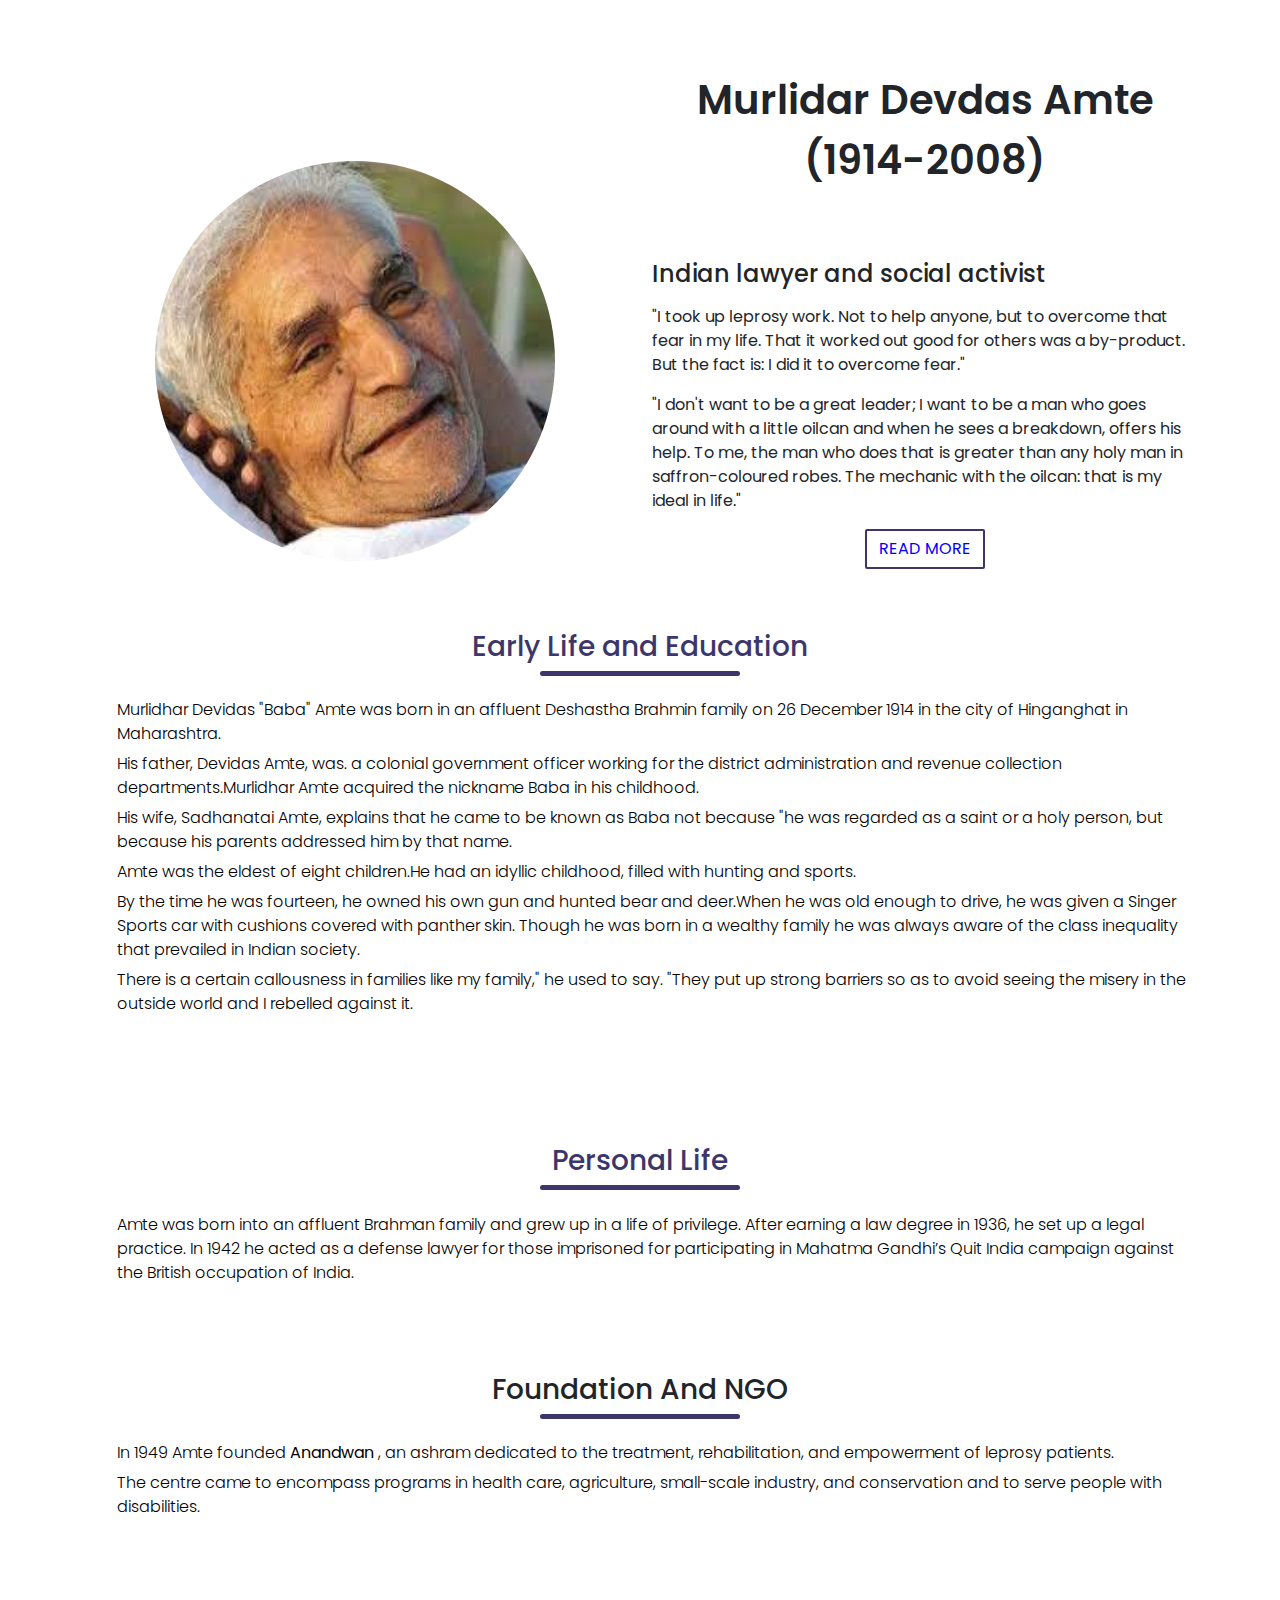
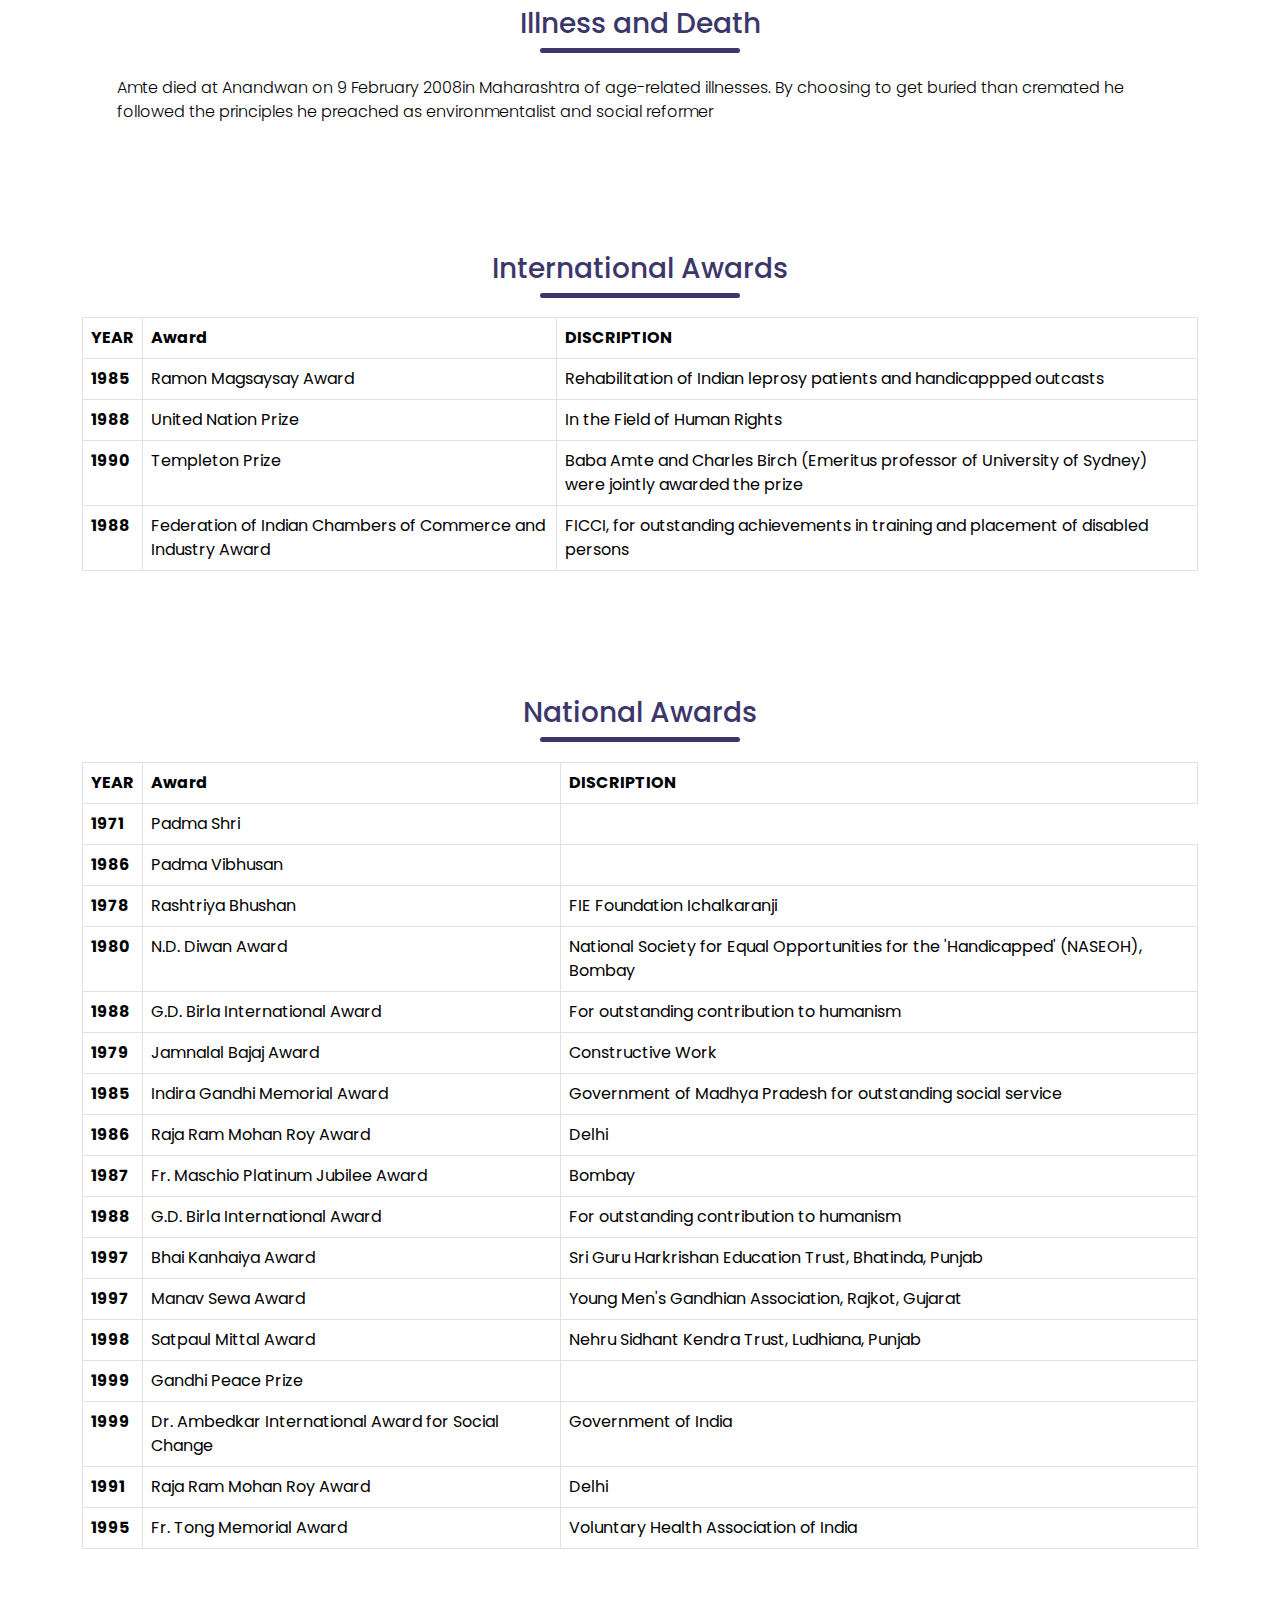
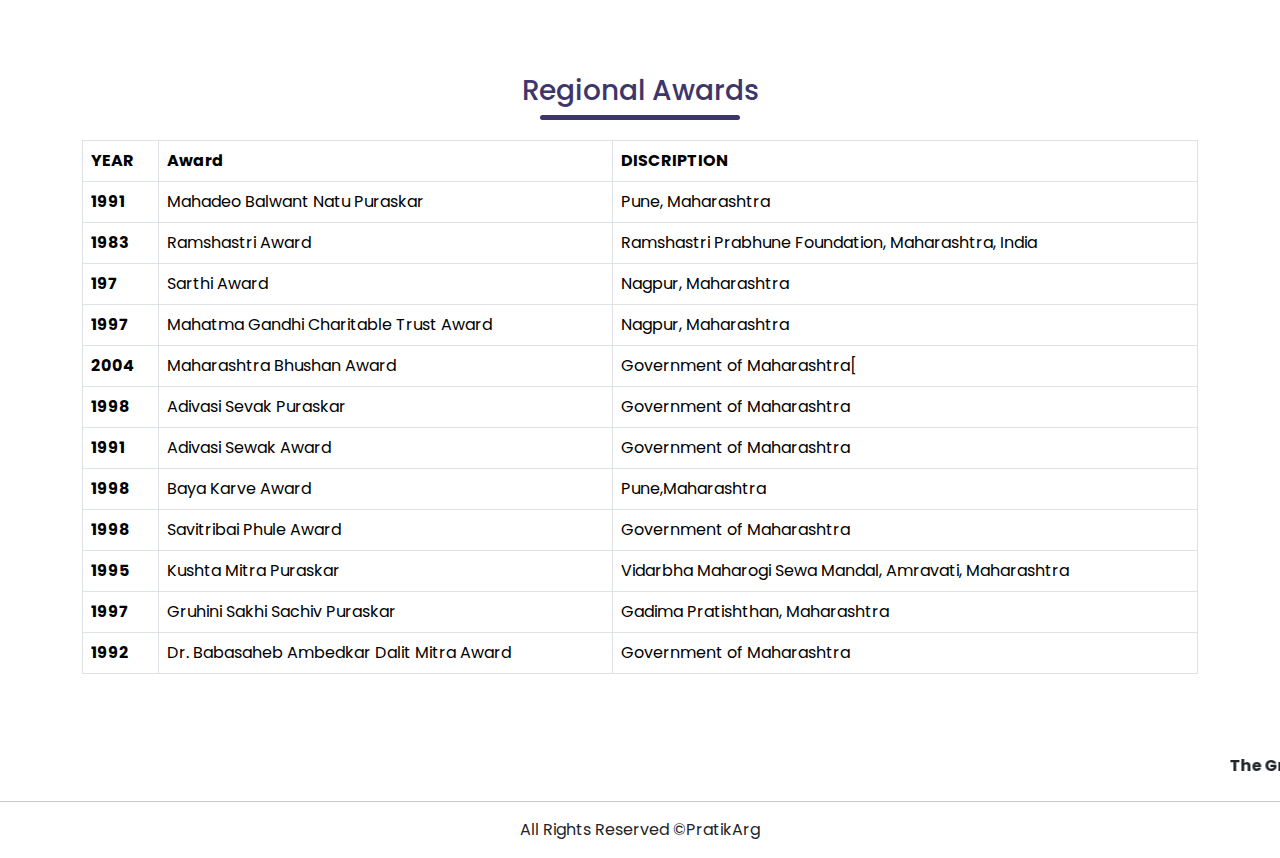
<file: task2/index.html>
<!DOCTYPE html>
<html lang="en">
<head>
    <meta charset="UTF-8">
    <meta http-equiv="X-UA-Compatible" content="IE=edge">
    <meta name="viewport" content="width=device-width, initial-scale=1.0">
    <title>Tribute Page - Baba Amte</title>
    <link rel="stylesheet" href="style.css">
    <link rel="stylesheet" href="https://cdn.jsdelivr.net/npm/bootstrap@5.3.0-alpha2/dist/css/bootstrap.min.css">
    <style>
        @import url('https://fonts.googleapis.com/css2?family=Poppins&display=swap');
      </style>

</head>
<body>
    <section id="heading">
        <div class="container">
            <div class="row">
                <div class="col-md-6 text-center py-4">
                    <img src="/task2/pictures/baba amte.jpg" alt="Profile-Picture_Baba Amte" width="300px" height="300px">
                </div>
                <div class="col-md-6">
                    <p class="promo-title text-center">
                       Murlidar Devdas Amte  <br>(1914-2008)
                        <br>
                        <p class="promo-title text-center font-weight-bold"><h4>Indian lawyer and social activist</h4></p>
                    </p>
                    <p>"I took up leprosy work. Not to help anyone, but to overcome that fear in my life. That it worked out good for others was a by-product. But the fact is: I did it to overcome fear."</p>

                    <p>"I don't want to be a great leader; I want to be a man who goes around with a little oilcan and when he sees a breakdown, offers his help. To me, the man who does that is greater than any holy man in saffron-coloured robes. The mechanic with the oilcan: that is my ideal in life."</p>
                    
                    <div class="text-center">
                        <a href="https://en.wikipedia.org/wiki/Baba_Amte"  target="_blank" class="btn btn-primary" style="color: blue;">READ MORE</a>
                    </div>
                </div>
            </div>
        </div>
    </section>

    <!-------------------------Life --------------------------->
    <section id="life">
        <div class="container" id="more">
            <h3 class="title text-center font-weight-bold"> Early Life and Education</h3>
            <ul class="py-4">
                <li>Murlidhar Devidas "Baba" Amte was born in an affluent Deshastha Brahmin family on 26 December 1914 in the city of Hinganghat in Maharashtra.</li>
                    <li>His father, Devidas Amte, was. a colonial government officer working for the district administration and revenue collection departments.Murlidhar Amte acquired the nickname Baba in his childhood.</li>
                    <li> His wife, Sadhanatai Amte, explains that he came to be known as Baba not because "he was regarded as a saint or a holy person, but because his parents addressed him by that name.</li>
                    <li>Amte was the eldest of eight children.He had an idyllic childhood, filled with hunting and sports.</li>
                    <li>By the time he was fourteen, he owned his own gun and hunted bear and deer.When he was old enough to drive, he was given a Singer Sports car with cushions covered with panther skin. Though he was born in a wealthy family he was always aware of the class inequality that prevailed in Indian society.</li>
                    <li>There is a certain callousness in families like my family," he used to say. "They put up strong barriers so as to avoid seeing the misery in the outside world and I rebelled against it.</li>
            </ul>
        </div>
    </section>


     <!-------------------------Personal Life--------------------------->
     <section id="life">
        <div class="container" id="more">
            <h3 class="title text-center font-weight-bold">Personal Life</h3>
            <ul class="py-4">
                <li>Amte was born into an affluent Brahman family and grew up in a life of privilege. After earning a law degree in 1936, he set up a legal practice. In 1942 he acted as a defense lawyer for those imprisoned for participating in Mahatma Gandhi’s Quit India campaign against the British occupation of India.</li>
            </ul>
        </div>
    </section>

    <!---------------------------------Foundation and NGO------------------>
    <section>
        <div class="container" id="more">
            <h3 class="title text-center font-weight-bold">Foundation And NGO</h3>
            <ul class="py-4">
                <li>In 1949 Amte founded <strong>  Anandwan</strong> , an ashram dedicated to the treatment, rehabilitation, and empowerment of leprosy patients. </li>
                <li>The centre came to encompass programs in health care, agriculture, small-scale industry, and conservation and to serve people with disabilities.</li>
            </ul>
        </div>
    </section>



     <!-----------------------Illness and Death----------------------------->
     <section id="life">
        <div class="container" id="more">
            <h3 class="title text-center font-weight-bold">Illness and Death</h3>
            <ul class="py-4">
                <li>Amte died at Anandwan on 9 February 2008in Maharashtra of age-related illnesses. By choosing to get buried than cremated he followed the principles he preached as environmentalist and social reformer</li>
            </ul>
        </div>
    </section>


    <!------------------------------Awards---------------------------------------->

    <section id="life">
        <div class="container">
            <h3 class="title text-center font-weight-bold"> International Awards</h3>

            <div class="col-md-12 py-4 table-responsive">
                <table class="table table-bordered">
                    <thead class="thead-dark">
                        <tr>
                            <th  scope="col">YEAR</th>
                            <th  scope="col">Award</th>
                            <th  scope="col">DISCRIPTION</th>
                        </tr>
                    </thead>
                    <tbody>
                        <tr>
                            <th scope="row">1985</td>
                            <td>Ramon Magsaysay Award</td>
                            <td>Rehabilitation of Indian leprosy patients and handicappped outcasts</td>
                        </tr>
                        <tr>
                            <th scope="row">1988</th>
                            <td>United Nation Prize </td>
                            <td>In the Field of Human Rights</td>
                        </tr>
                        <tr>
                            <th scope="row">1990</th>
                            <td>Templeton Prize</td>
                            <td>Baba Amte and Charles Birch (Emeritus professor of University of Sydney) were jointly awarded the prize</td>
                        </tr>
                        <tr>
                            <th scope="row">1988</th>
                            <td>Federation of Indian Chambers of Commerce and Industry Award</td>
                            <td>FICCI, for outstanding achievements in training and placement of disabled persons</td>
                        </tr>  
                    </tbody>
                </table>
            </div>
        </div>
    </section>

    <section id="life">
        <div class="container">
            <h3 class="title text-center font-weight-bold"> National Awards</h3>

            <div class="col-md-12 py-4 table-responsive">
                <table class="table table-bordered">
                    <thead class="thead-dark">
                        <tr>
                            <th  scope="col">YEAR</th>
                            <th  scope="col">Award</th>
                            <th  scope="col">DISCRIPTION</th>
                        </tr>
                    </thead>
                    <tbody>
                        <tr>
                            <th scope="row">1971</th>
                            <td>Padma Shri</td>
                        </tr>
                        <tr>
                            <th scope="row">1986</th>
                            <td>Padma Vibhusan</td>
                            <td></td>
                        </tr>
                        <tr>
                            <th scope="row">1978</th>
                            <td>Rashtriya Bhushan</td>
                            <td>FIE Foundation Ichalkaranji</td>
                        </tr>
                        <tr>
                            <th scope="row">1980</th>
                            <td>N.D. Diwan Award</td>
                            <td>National Society for Equal Opportunities for the 'Handicapped' (NASEOH), Bombay</td>
                        </tr>
                        <tr>
                            <th scope="row">1988</th>
                            <td>G.D. Birla International Award</td>
                            <td> For outstanding contribution to humanism</td>
                        </tr>
                        <tr>
                            <th scope="row">1979</th>
                            <td>Jamnalal Bajaj Award</td>
                            <td>Constructive Work</td>
                        </tr>
                        <tr>
                            <th scope="row">1985</th>
                            <td>Indira Gandhi Memorial Award</td>
                            <td>Government of Madhya Pradesh for outstanding social service</td>
                        </tr>
                        <tr>
                            <th scope="row">1986</th>
                            <td>Raja Ram Mohan Roy Award</td>
                            <td>Delhi</td>
                        </tr>
                        <tr>
                            <th scope="row">1987</th>
                            <td>Fr. Maschio Platinum Jubilee Award</td>
                            <td>Bombay</td>
                        </tr>
                        <tr>
                            <th scope="row">1988</th>
                            <td>G.D. Birla International Award</td>
                            <td> For outstanding contribution to humanism</td>
                        </tr>
                        <tr>
                            <th scope="row">1997</th>
                            <td>Bhai Kanhaiya Award</td>
                            <td>Sri Guru Harkrishan Education Trust, Bhatinda, Punjab</td>
                        </tr>
                        <tr>
                            <th scope="row">1997</th>
                            <td>Manav Sewa Award</td>
                            <td>Young Men's Gandhian Association, Rajkot, Gujarat</td>
                        </tr>
                        <tr>
                            <th scope="row">1998</th>
                            <td>Satpaul Mittal Award</td>
                            <td>Nehru Sidhant Kendra Trust, Ludhiana, Punjab</td>
                        </tr>
                        <tr>
                            <th scope="row">1999</th>
                            <td>Gandhi Peace Prize</td>
                            <td></td>
                        </tr>
                        <tr>
                            <th scope="row">1999</th>
                            <td>Dr. Ambedkar International Award for Social Change</td>
                            <td>Government of India</td>
                        </tr>
                        <tr>
                            <th scope="row">1991</th>
                            <td>Raja Ram Mohan Roy Award</td>
                            <td>Delhi</td>
                        </tr>
                        <tr>
                            <th scope="row">1995</th>
                            <td>Fr. Tong Memorial Award</td>
                            <td>Voluntary Health Association of India</td>
                        </tr>  
                    </tbody>
                    </table>
                    </div>
                    </div>
                    </section>
                

    <section id="life">
        <div class="container">
            <h3 class="title text-center font-weight-bold">Regional Awards</h3>

            <div class="col-md-12 py-4 table-responsive">
                <table class="table table-bordered">
                    <thead class="thead-dark">
                        <tr>
                            <th  scope="col">YEAR</th>
                            <th  scope="col">Award</th>
                            <th  scope="col">DISCRIPTION</th>
                        </tr>
                    </thead>
                    <tbody>
                        <tr>
                            <th scope="row">1991</th>
                            <td>Mahadeo Balwant Natu Puraskar</td>
                            <td>Pune, Maharashtra</td>
                        </tr>
                        <tr>
                            <th scope="row">1983</th>
                            <td>Ramshastri Award</td>
                            <td>Ramshastri Prabhune Foundation, Maharashtra, India</td>
                        </tr>
                        <tr>
                            <th scope="row">197</th>
                            <td>Sarthi Award</td>
                            <td> Nagpur, Maharashtra</td>
                        </tr>
                        <tr>
                            <th scope="row">1997</th>
                            <td>Mahatma Gandhi Charitable Trust Award</td>
                            <td> Nagpur, Maharashtra</td>
                        </tr>
                        <tr>
                            <th scope="row">2004</th>
                            <td>Maharashtra Bhushan Award</td>
                            <td>Government of Maharashtra[</td>
                        </tr>
                        <tr>
                            <th scope="row">1998</th>
                            <td>Adivasi Sevak Puraskar</td>
                            <td>Government of Maharashtra</td>
                        </tr>
                        <tr>
                            <th scope="row">1991</th>
                            <td>Adivasi Sewak Award</td>
                            <td>Government of Maharashtra</td>
                        </tr>
                        <tr>
                            <th scope="row">1998</th>
                            <td>Baya Karve Award</td>
                            <td>Pune,Maharashtra</td>
                        </tr>
                        <tr>
                            <th scope="row">1998</th>
                            <td>Savitribai Phule Award</td>
                            <td>Government of Maharashtra</td>
                        </tr>
                        <tr>
                            <th scope="row">1995</th>
                            <td>Kushta Mitra Puraskar</td>
                            <td>Vidarbha Maharogi Sewa Mandal, Amravati, Maharashtra</td>
                        </tr>
                        <tr>
                            <th scope="row">1997</th>
                            <td>Gruhini Sakhi Sachiv Puraskar</td>
                            <td>Gadima Pratishthan, Maharashtra</td>
                        </tr>
                        <tr>
                            <th scope="row">1992</th>
                            <td>Dr. Babasaheb Ambedkar Dalit Mitra Award</td>
                            <td>Government of Maharashtra</td>
                        </tr>
                    </tbody>
                    </table>
                    </div>
                    </div>
                    </section>

                    


    <marquee  direction="left">
    <strong>The Great Indian Lawyer and Social Activist</strong></marquee>
    <hr>
    <footer>
        <p class="text-center font-weight-bold">All Rights Reserved &copy;PratikArg</p>
    </footer>

</body>
</html>
</file>
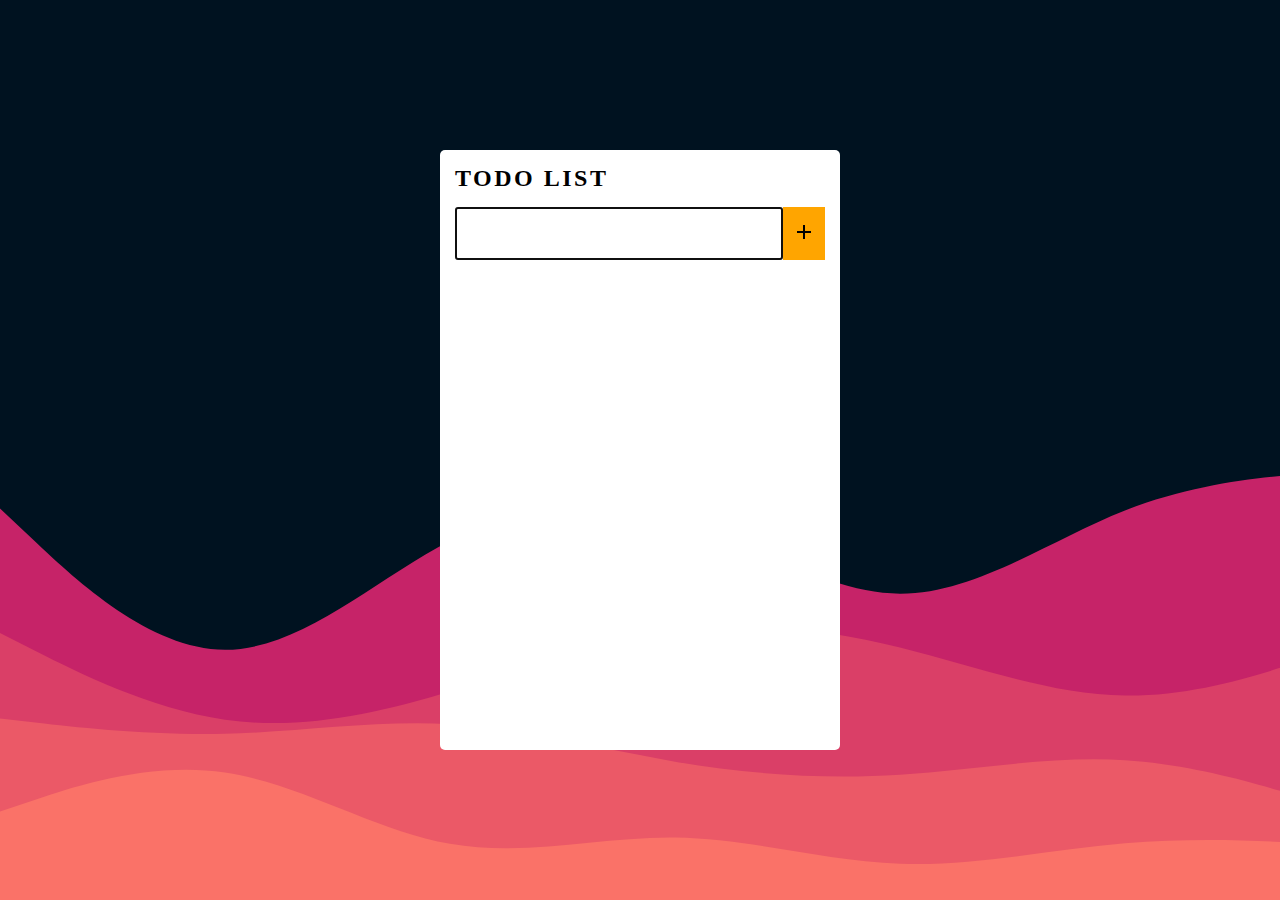
<file: task3/index.html>
<!DOCTYPE html>
<html lang="en">

<head>
    <meta charset="UTF-8">
    <meta http-equiv="X-UA-Compatible" content="IE=edge">
    <meta name="viewport" content="width=device-width, initial-scale=1.0">
    <title>Todo List</title>
    <link rel="stylesheet" href="style.css">
</head>

<body>
    <main class="main">
        <div class="container">
            <h2>Todo list</h2>
            <div class="input-group">
                <input type="text" id="text-input-field" autofocus>
                <button id="add-button" type="button">
                    <img src="/task3/pictures/add.svg" alt="add">
                </button>
            </div>
            <!-- input-group end -->
            <div class="todos-container">
                <!-- <div class="todo-item-container">
                    <p id="todo-text">gym</p>
                    <button id="edit-button">
                        <img src="edit.svg" alt="edit">
                    </button>
                    <button id="delete-button">
                        <img src="delete.svg" alt="delete">
                    </button>
                </div> -->
                <!-- todo-item-container end -->
            </div>
            <!-- todos-container end -->
        </div>
        <!-- container end -->
    </main>


    <!-- JAVASCRIPT -->
    <script src="app.js"></script>

</body>

</html>
</file>
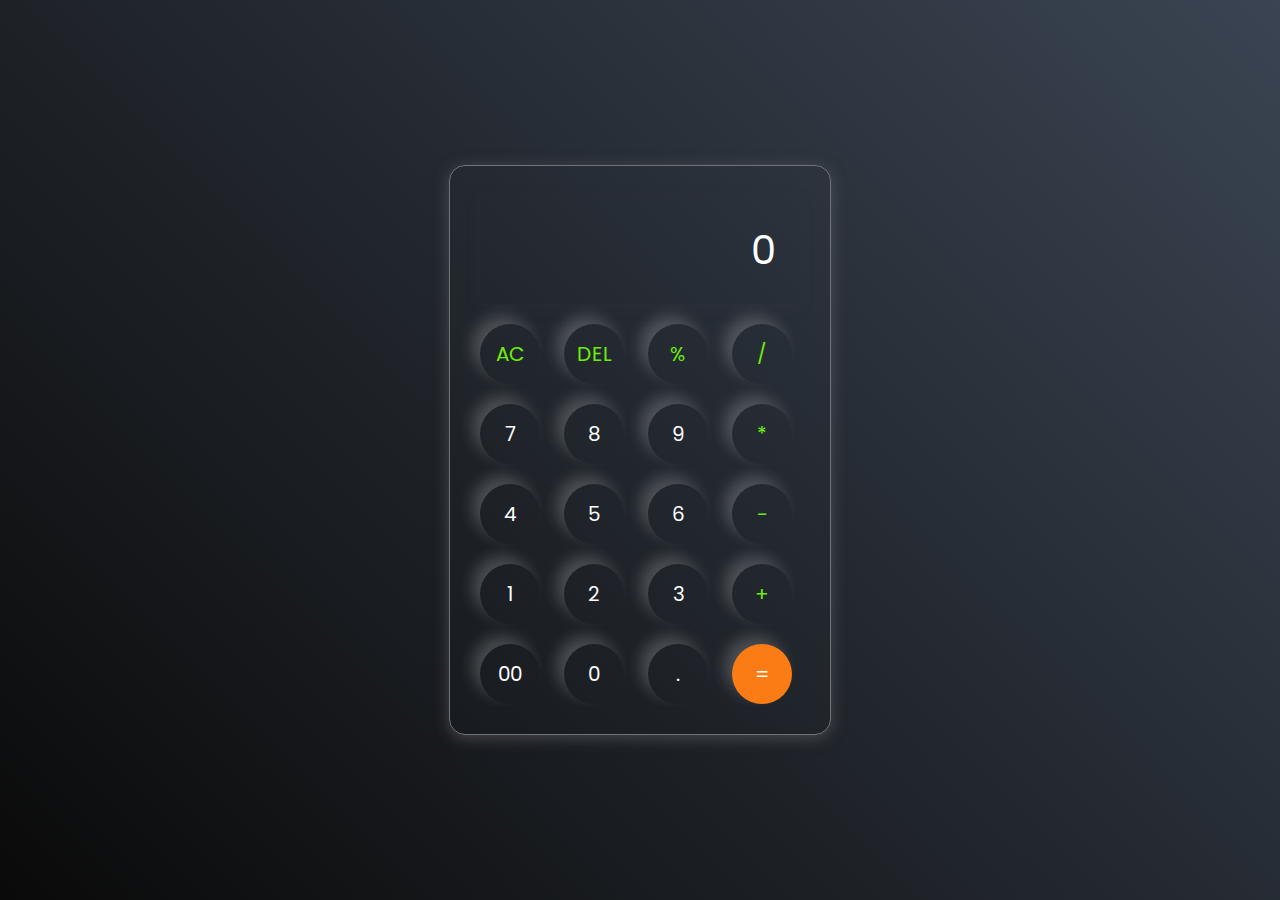
<file: task1/claculator/calculator.html>
<!DOCTYPE html>
<html lang="en">
<head>
    <meta charset="UTF-8">
    <meta http-equiv="X-UA-Compatible" content="IE=edge">
    <meta name="viewport" content="width=device-width, initial-scale=1.0">
    <link rel="stylesheet" href="calculator.css">
    <title>Calculator -Pratik </title>
</head>
<body>
    <div class="calculator">
        <input type="text" placeholder="0" id="inputBox">
    <div>
        <button class="operator">AC</button>
        <button class="operator">DEL</button>
        <button class="operator">%</button>
        <button class="operator">/</button>
    </div>
    <div>
        <button>7</button>
        <button>8</button>
        <button>9</button>
        <button class="operator">*</button>
    </div>
    <div>
        <button>4</button>
        <button>5</button>
        <button>6</button>
        <button class="operator">-</button>
    </div>
    <div>
        <button>1</button>
        <button>2</button>
        <button>3</button>
        <button class="operator">+</button>
    </div>
    <div>
        <button>00</button>
        <button>0</button>
        <button>.</button>
        <button class ="equalBtn">=</button>
    </div>
    </div>
</div>
<script src="calculator.js"></script>
</body>
</html>
</file>
<file: task2/style.css>
*{
    margin:0;
    padding: 0;

}
body{
    font-family: 'Poppins', sans-serif !important;

}
.col-md-6 img{
    border-radius: 50%;
    margin-top: 25%;
    width: 400px;
    height: 400px;
}
.promo-title{
    font-size: 40px;
    font-weight: 600;
    margin-top: 70px;
}
.btn-primary{
    box-shadow: none !important;
    padding:8px 25px;
    border-radius: 2px !important;
    border: 2px solid #3c366b !important;
    color: #3c366b !;
    background: none !important;
    
    
}

.btn-primary:hover{
    background: #3c366b !important;
    color:#fff !important;
    border: 2px solid #fff !important;
}

#life{
    padding:40px 0;
    color: #3c366b;
}
.title::before{
    content: '';
    background: #3c366b;
    align-items: center;
    justify-content: center;
    height: 5px;
    width: 200px;
    margin-left: auto;
    margin-right: auto;
    display: block;
    border-radius: 50px;
    transform: translateY(46px);
}

ul{
    list-style-type: none;
    font-weight: lighter;
}
ul li{
    padding:3px;
    font-weight: 300;
    color: black;
}
</file>
<file: task3/style.css>
* {
    padding: 0;
    margin: 0;
    box-sizing: border-box;
}

.main {
    background-image: url('/task3/pictures/layered-waves-haikei.svg');
  background-repeat: no-repeat;
  background-attachment: fixed;
  background-size: cover;
    background-size: cover;
    height: 100vh;
    display: flex;
    justify-content: center;
    align-items: center;
}

.container {
    background-color: #fff;
    border-radius: 5px;
    width: 400px;
    height: 600px;
    padding: 15px;
}

h2 {
    text-transform: uppercase;
    letter-spacing: 2.5px;
    margin-bottom: 15px;
}

.input-group {
    display: flex;
    margin-bottom: 15px;
}

#text-input-field {
    width: 100%;
    padding: 10px;
    font-size: 25px;
    font-weight: bold;
    letter-spacing: 2px;
}

#add-button {
    padding: 7px 9px;
    border: none;
    background-color: orange;
}

.todos-container {
    overflow-y: scroll;
}

.todo-item-container {
    display: flex;
    margin-bottom: 5px;
}

#todo-text {
    width: 100%;
    font-size: 20px;
    letter-spacing: 1.5px;
    user-select: none;
}

.line-through {
    text-decoration: line-through;
    color: blue;
}

#edit-button,
#delete-button {
    padding: 5px;
    border: none;
    background-color: transparent;
}
</file>
<file: task1/claculator/calculator.css>
@import url('https://fonts.googleapis.com/css2?family=Poppins:wght@500&display=swap');

*{
    margin:0;
    padding:0;
    box-sizing: border-box;
    font-family: 'Poppins', sans-serif;

}
body{
    width: 100%;
    height: 100vh;
    display: flex;
    justify-content: center;
    align-items: center;
    background: linear-gradient(45deg,#0a0a0a,#3a4452);
}
.calculator{
    border: 1px solid #717377;
    padding: 20px;
    border-radius: 16px;
    background-color: transparent;
    box-shadow: 0px 3px 15px rgba(113,115,119,0.5);
}
input{
    width: 320px;
    border:none;
    padding: 24px;
    margin: 10px;
    background: transparent;
    box-shadow: 0px 3px 15px rgba(84  , 84, 84, 0.1);
    font-size: 40px;
    text-align: right;
    cursor:pointer;
    color: #ffffff;

}
input::placeholder{
    color: #ffffff;
}

button{
    border: none;
    width: 60px;
    height: 60px;
    margin: 10px;
    border-radius: 50%;
    background: transparent;
    color: #ffffff;
    font-size: 20px;
    box-shadow: -8px -8px 15px rgba(255,255,255,0.2);
    cursor: pointer;
}

.equalBtn{
    background-color: #fb7c14;
}
.operator{
    color: #6dee0a;
}
</file>
